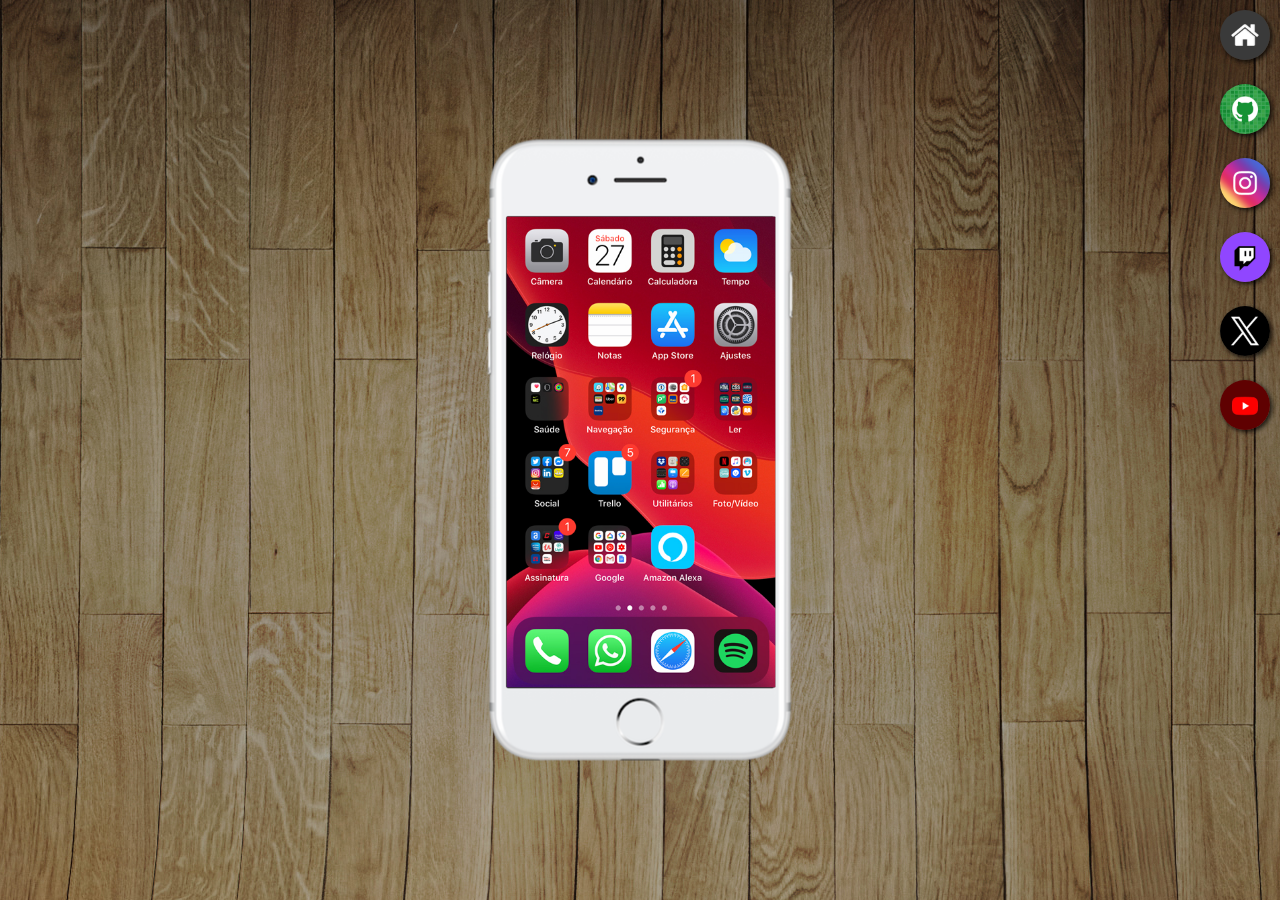
<file: index.html>
<!DOCTYPE html>
<html lang="pt-br">
<head>
    <meta charset="UTF-8">
    <meta name="viewport" content="width=device-width, initial-scale=1.0">
    <title>Projeto redes sociais</title>
    <link rel="shortcut icon" href="favicon.ico" type="image/x-icon">
    <link rel="stylesheet" href="styles/style.css">
</head>
<body>
    <main>
        <section id="telefone">
            <iframe src="home.html" name="tela" id="tela" frameborder="0">
                Seu navegador não é compativel com isso
            </iframe>
        </section>
        <section id="redes-sociais">
            <a href="home.html" target="tela"><img src="imagens/logo-home.jpg" alt=""></a> <br>
            <a href="github.html" target="tela"><img src="imagens/logo-github.jpg" alt=""></a> <br>
            <a href="instagram.html" target="tela"><img src="imagens/logo-instagram.jpg" alt=""></a> <br>
            <a href="twitch.html" target="tela"><img src="imagens/logo-twitch.png" alt=""></a> <br>
            <a href="x.html" target="tela"><img src="imagens/logo-x.jpg" alt=""></a> <br>
            <a href="youtube.html" target="tela"><img src="imagens/logo-youtube.jpg" alt=""></a>

        </section>
    </main>
</body>
</html>
</file>
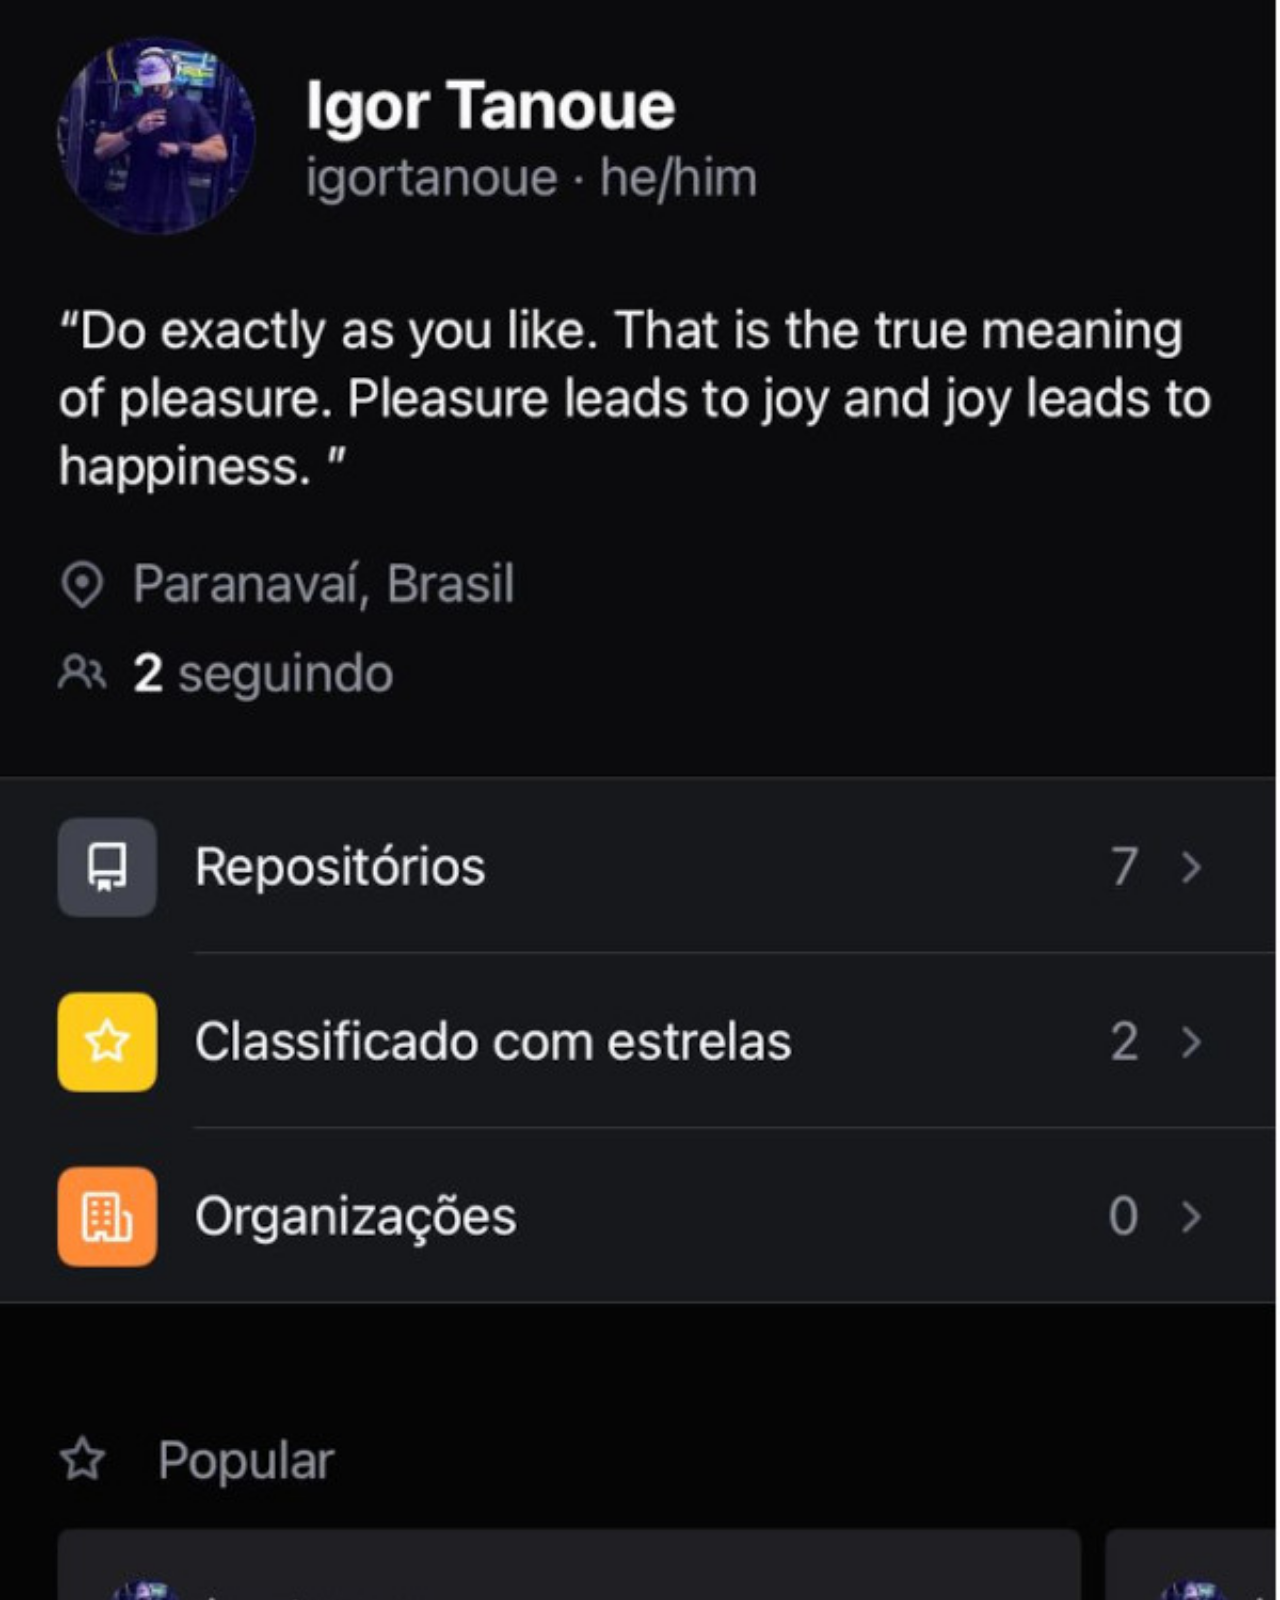
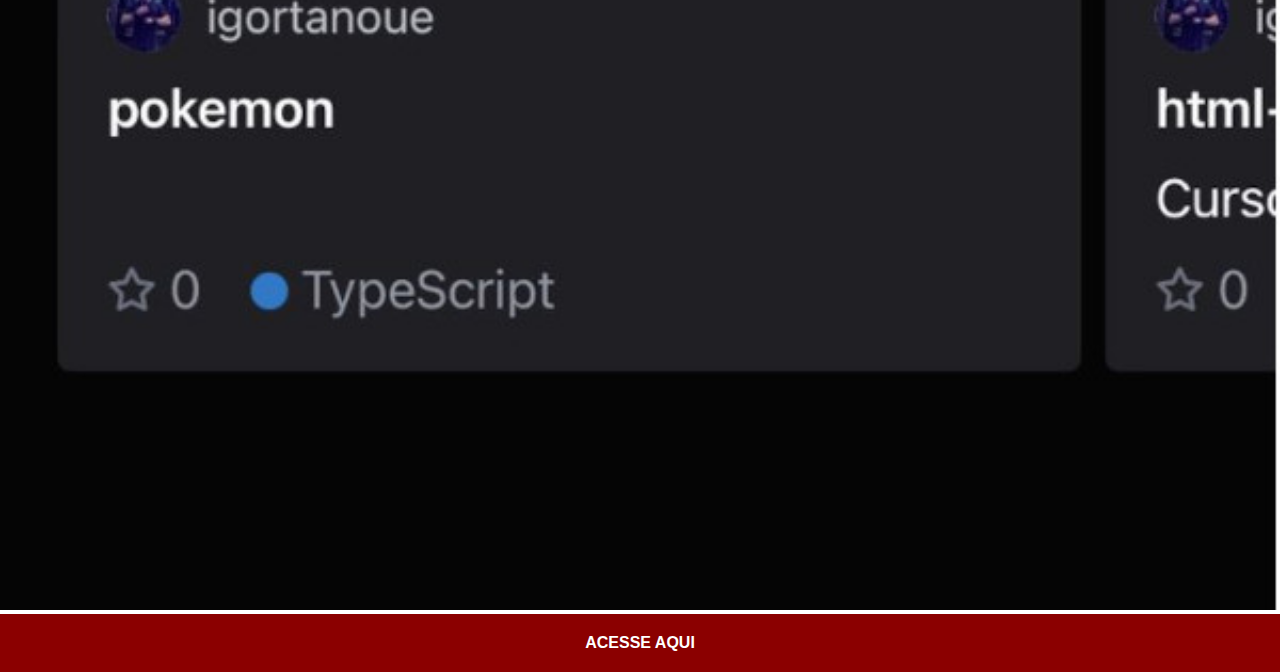
<file: github.html>
<!DOCTYPE html>
<html lang="pt-br">
<head>
    <meta charset="UTF-8">
    <meta name="viewport" content="width=device-width, initial-scale=1.0">
    <title>Document</title>
    <link rel="stylesheet" href="styles/social.css">
</head>
<body>
    <img src="imagens/telas-atualizadas/logo-github.jpg" alt="">
    <a href="https://github.com/igortanoue" target="_blank">ACESSE AQUI</a>
</body>
</html>
</file>
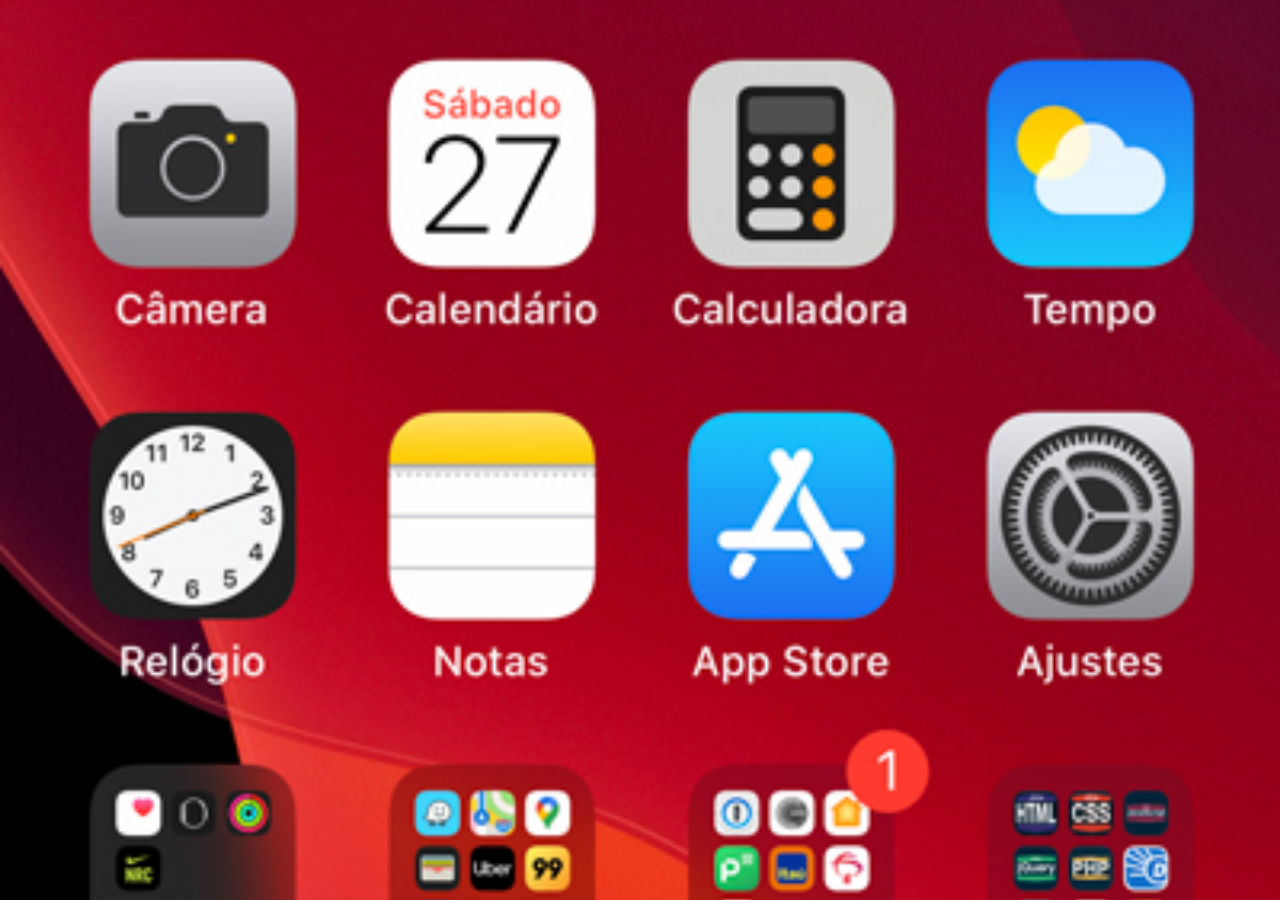
<file: home.html>
<!DOCTYPE html>
<html lang="pt-br">
<head>
    <meta charset="UTF-8">
    <meta name="viewport" content="width=device-width, initial-scale=1.0">
    <title>Home</title>
    <style>
        * {
            margin: 0px;
            padding: 0px;
        }

        body {
            width: 100vw;
            height: 100vh;
            background: black url(imagens/tela-home.jpg) no-repeat top center;
            background-size: cover;
        }
    </style>
</head>
<body>
    
</body>
</html>
</file>
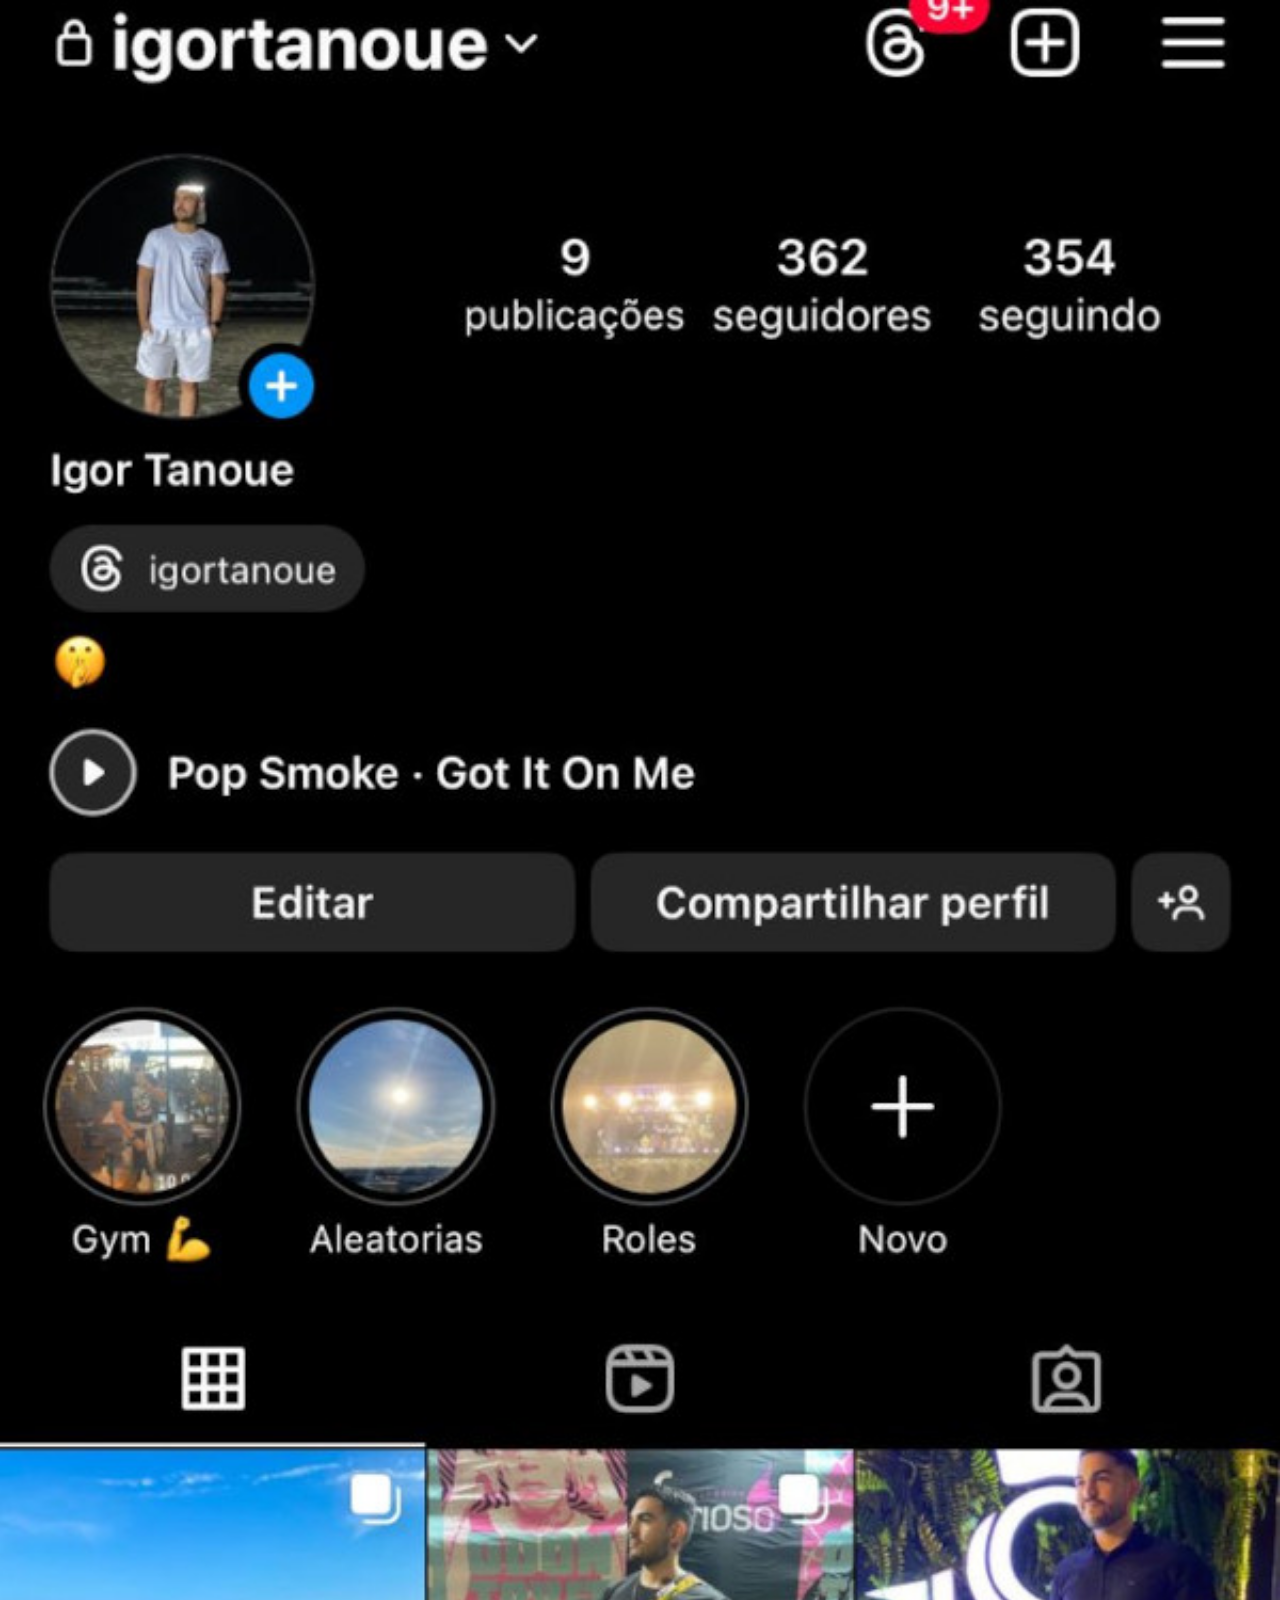
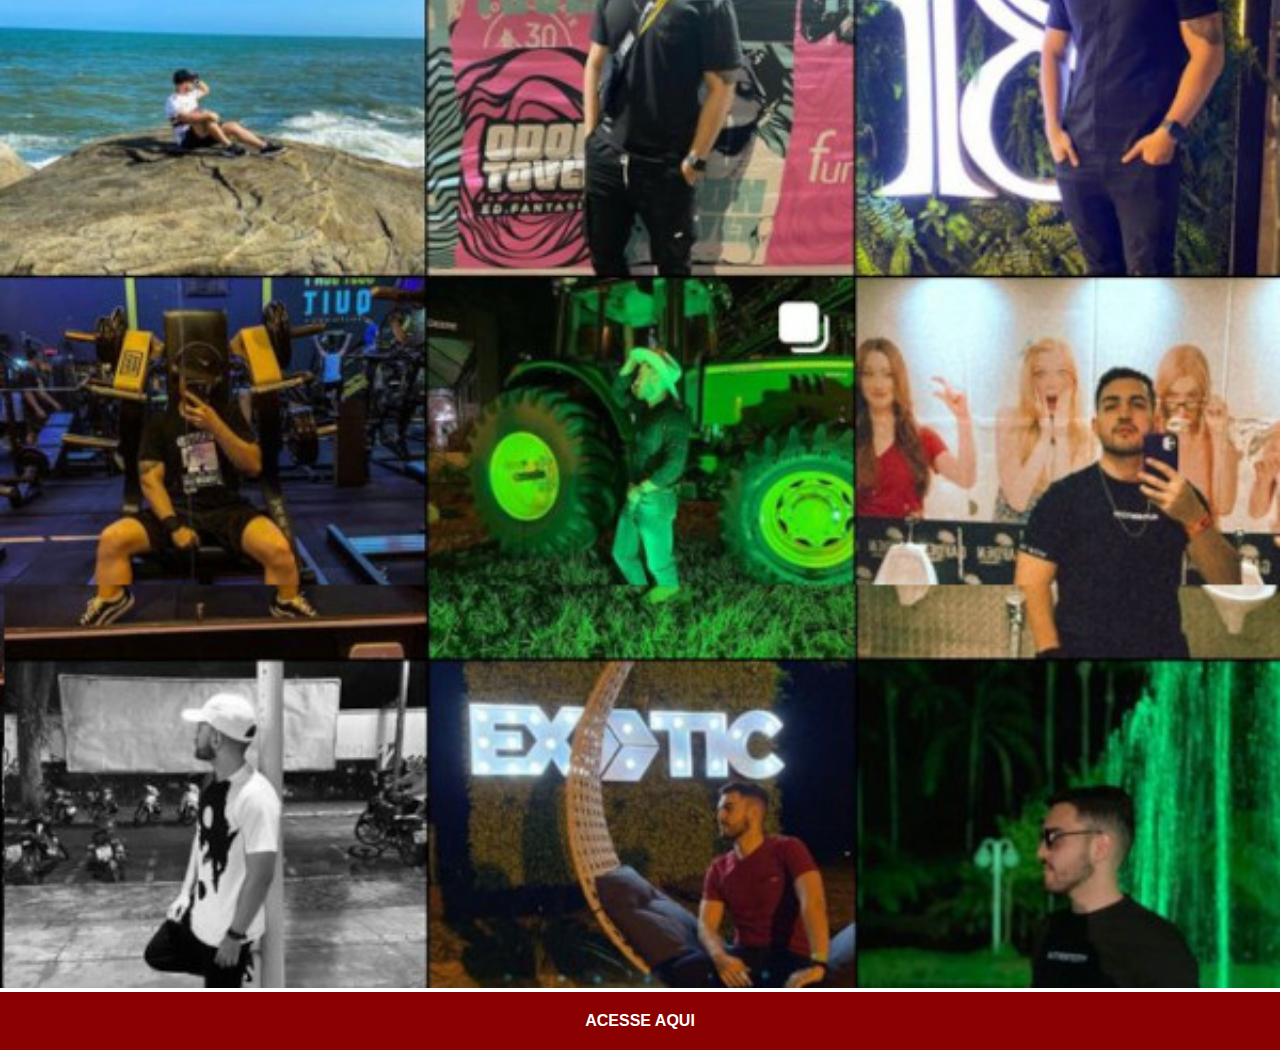
<file: instagram.html>
<!DOCTYPE html>
<html lang="pt-br">
<head>
    <meta charset="UTF-8">
    <meta name="viewport" content="width=device-width, initial-scale=1.0">
    <title>Instagram</title>
    <link rel="stylesheet" href="styles/social.css">
</head>
<body>
    <img src="imagens/telas-atualizadas/logo-instagram.jpg" alt="">
    <a href="https://www.instagram.com/igortanoue/" target="_blank">ACESSE AQUI</a>
</body>
</html>
</file>
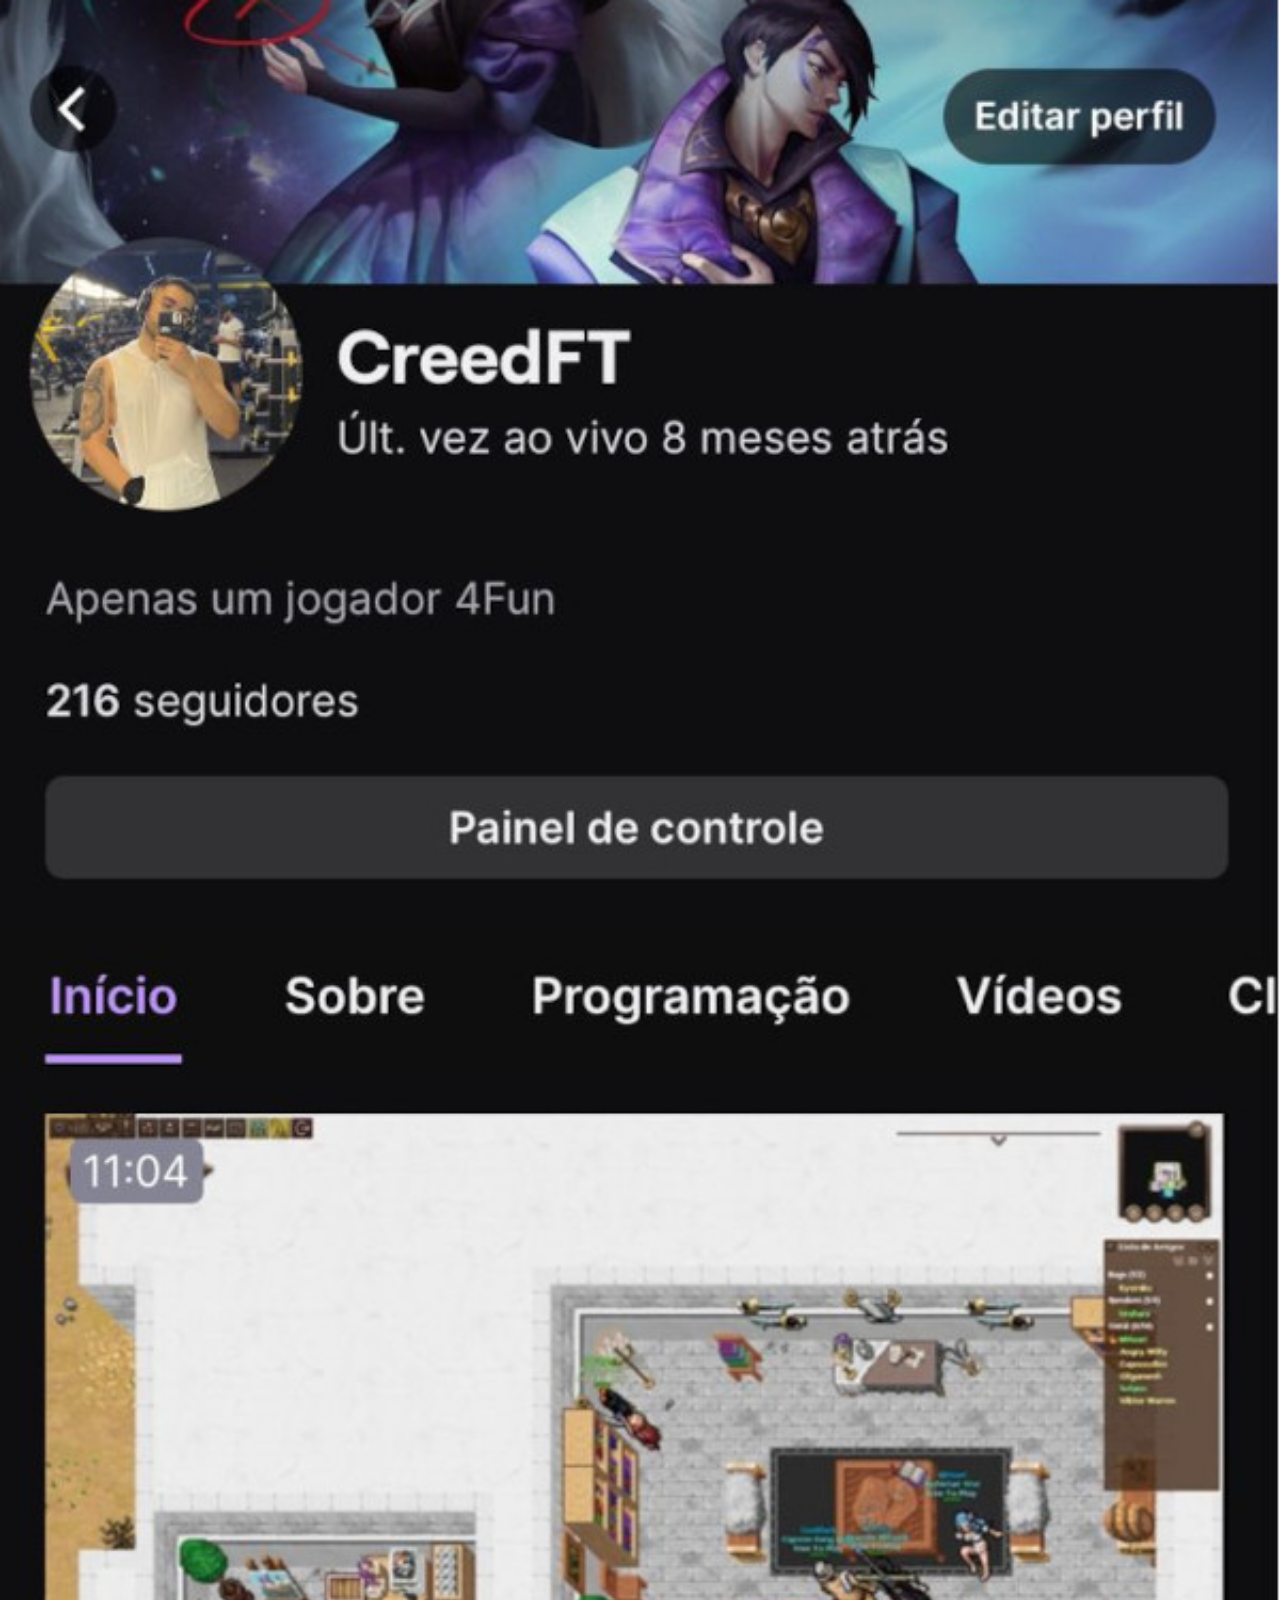
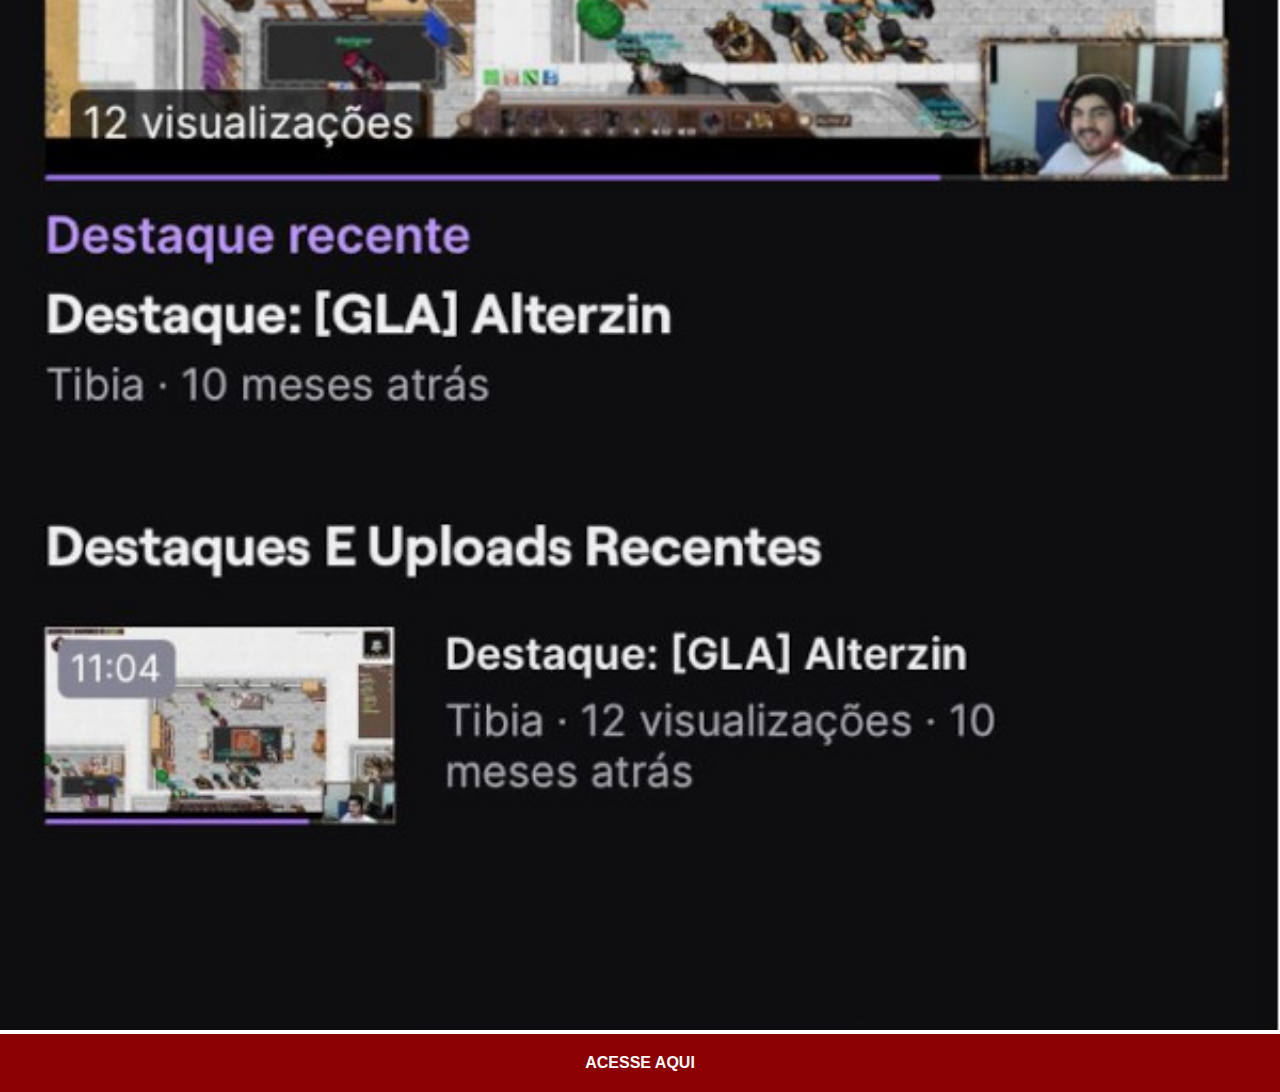
<file: twitch.html>
<!DOCTYPE html>
<html lang="pt-br">
<head>
    <meta charset="UTF-8">
    <meta name="viewport" content="width=device-width, initial-scale=1.0">
    <title>Twitch</title>
    <link rel="stylesheet" href="styles/social.css">
</head>
<body>
    <img src="imagens/telas-atualizadas/logo-twitch.jpg" alt="">
    <a href="https://www.twitch.tv/creedft" target="_blank">ACESSE AQUI</a>
</body>
</html>
</file>
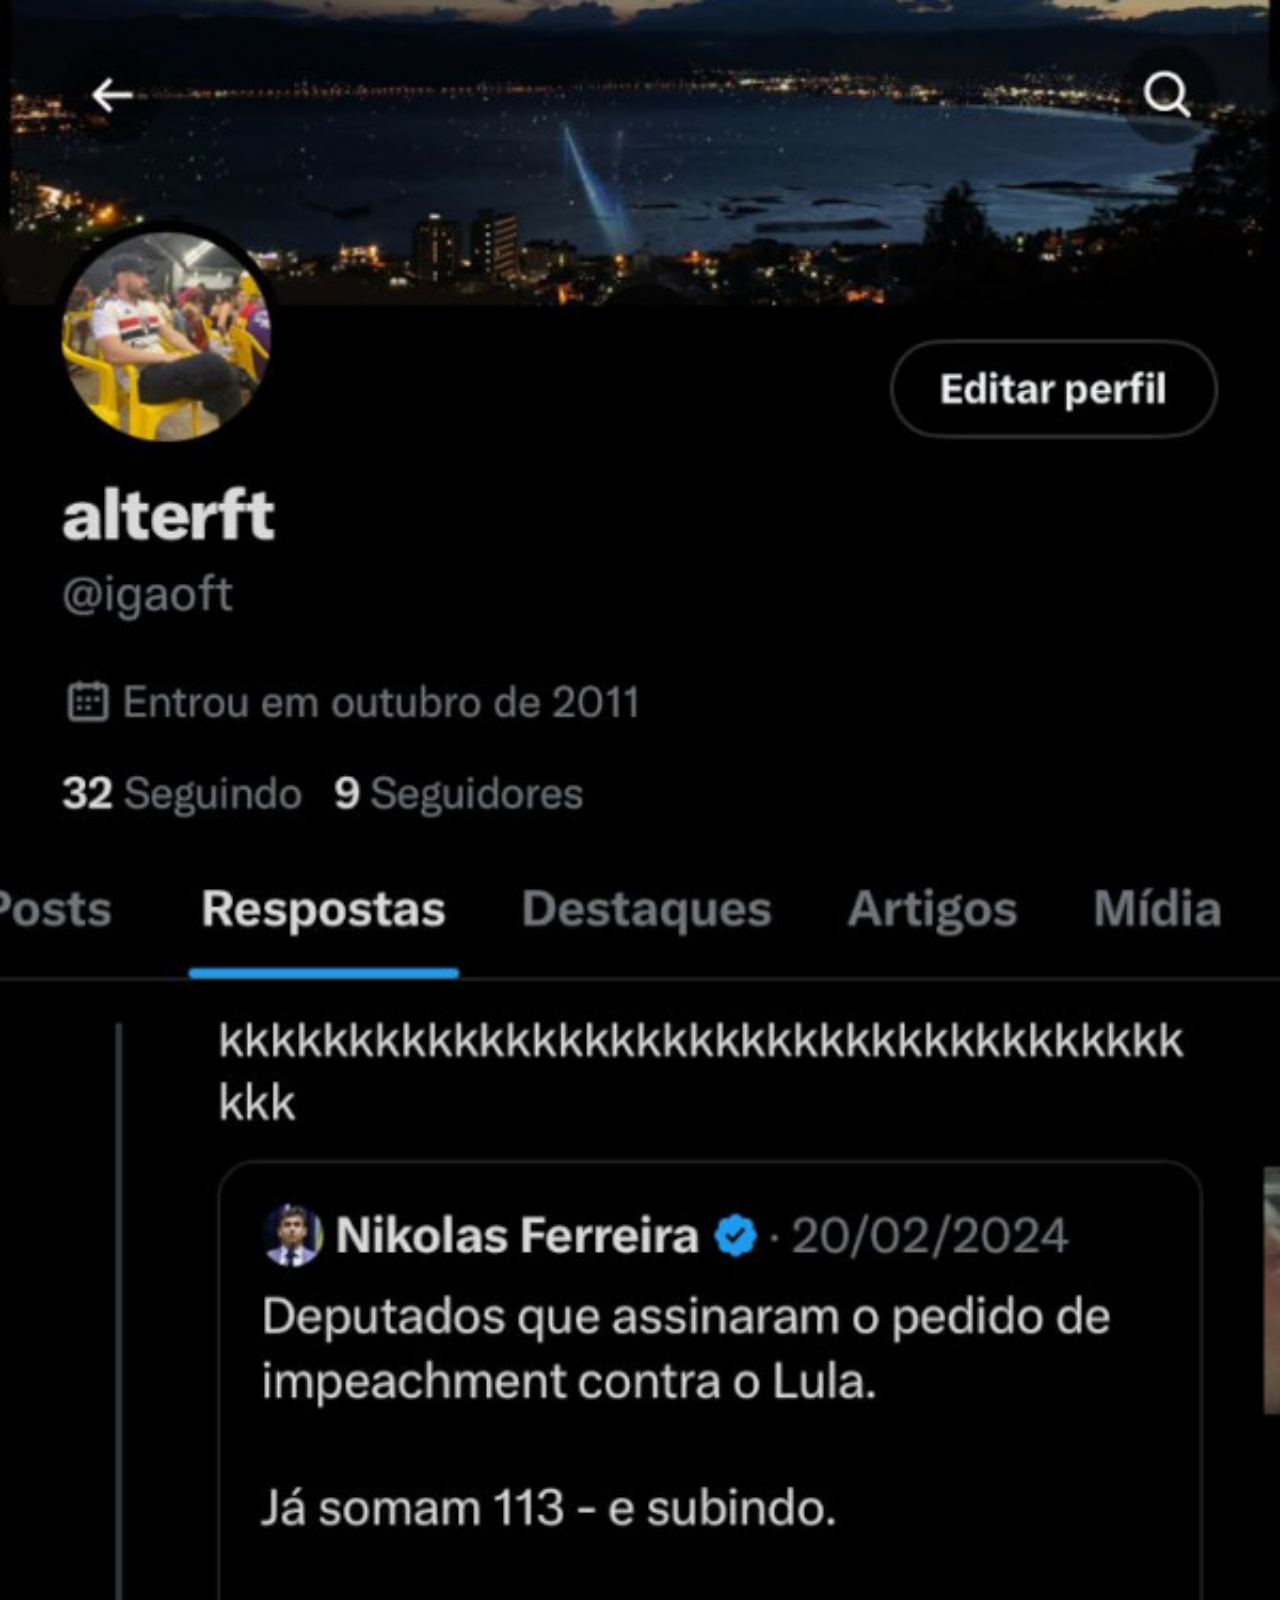
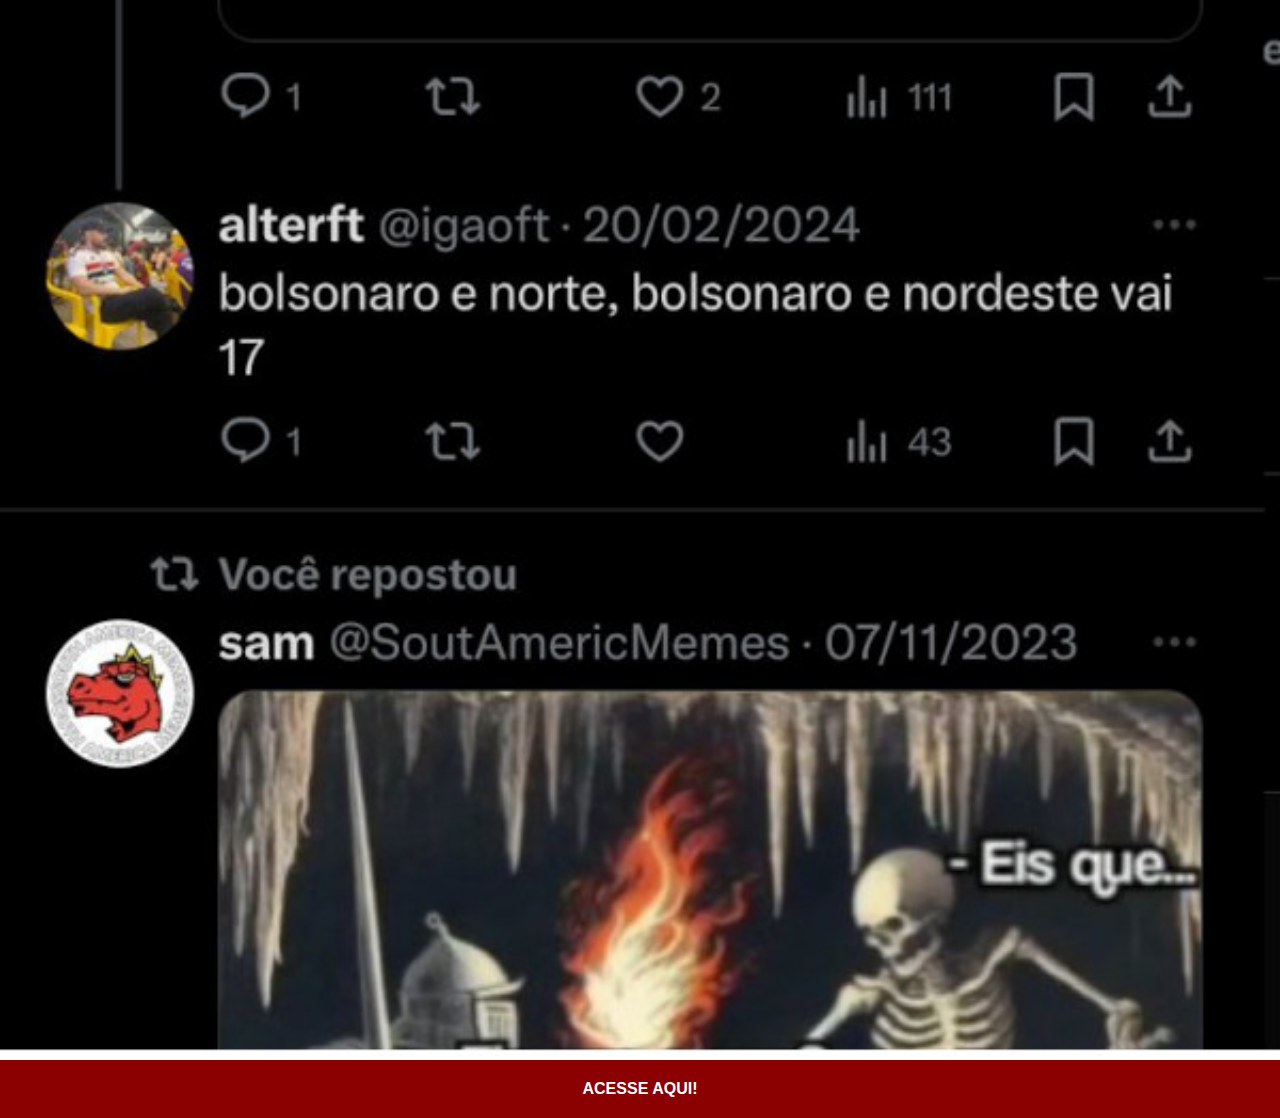
<file: x.html>
<!DOCTYPE html>
<html lang="en">
<head>
    <meta charset="UTF-8">
    <meta name="viewport" content="width=device-width, initial-scale=1.0">
    <title>X</title>
    <link rel="stylesheet" href="styles/social.css">
</head>
<body>
    <img src="imagens/telas-atualizadas/logo-x.jpg" alt="">
    <a href="https://twitter.com/igaoft" target="_blank">ACESSE AQUI!</a>
</body>
</html>
</file>
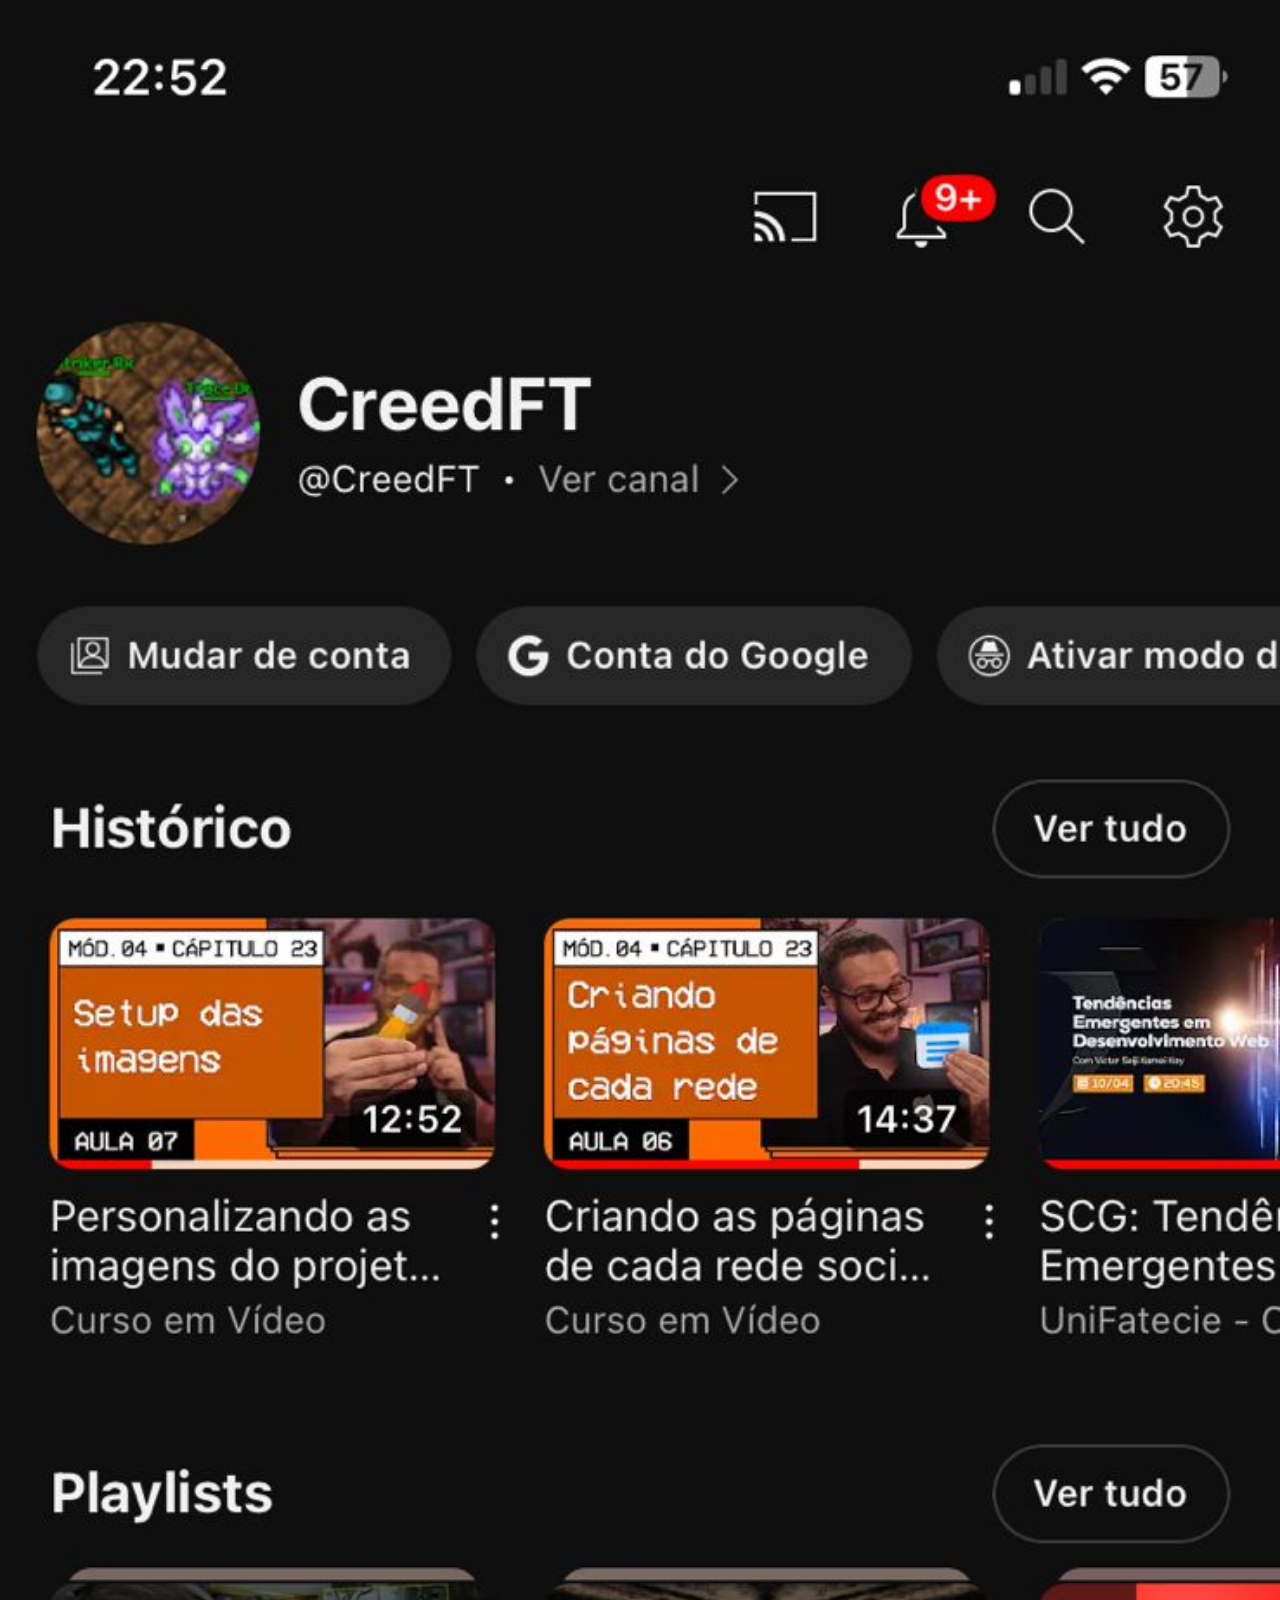
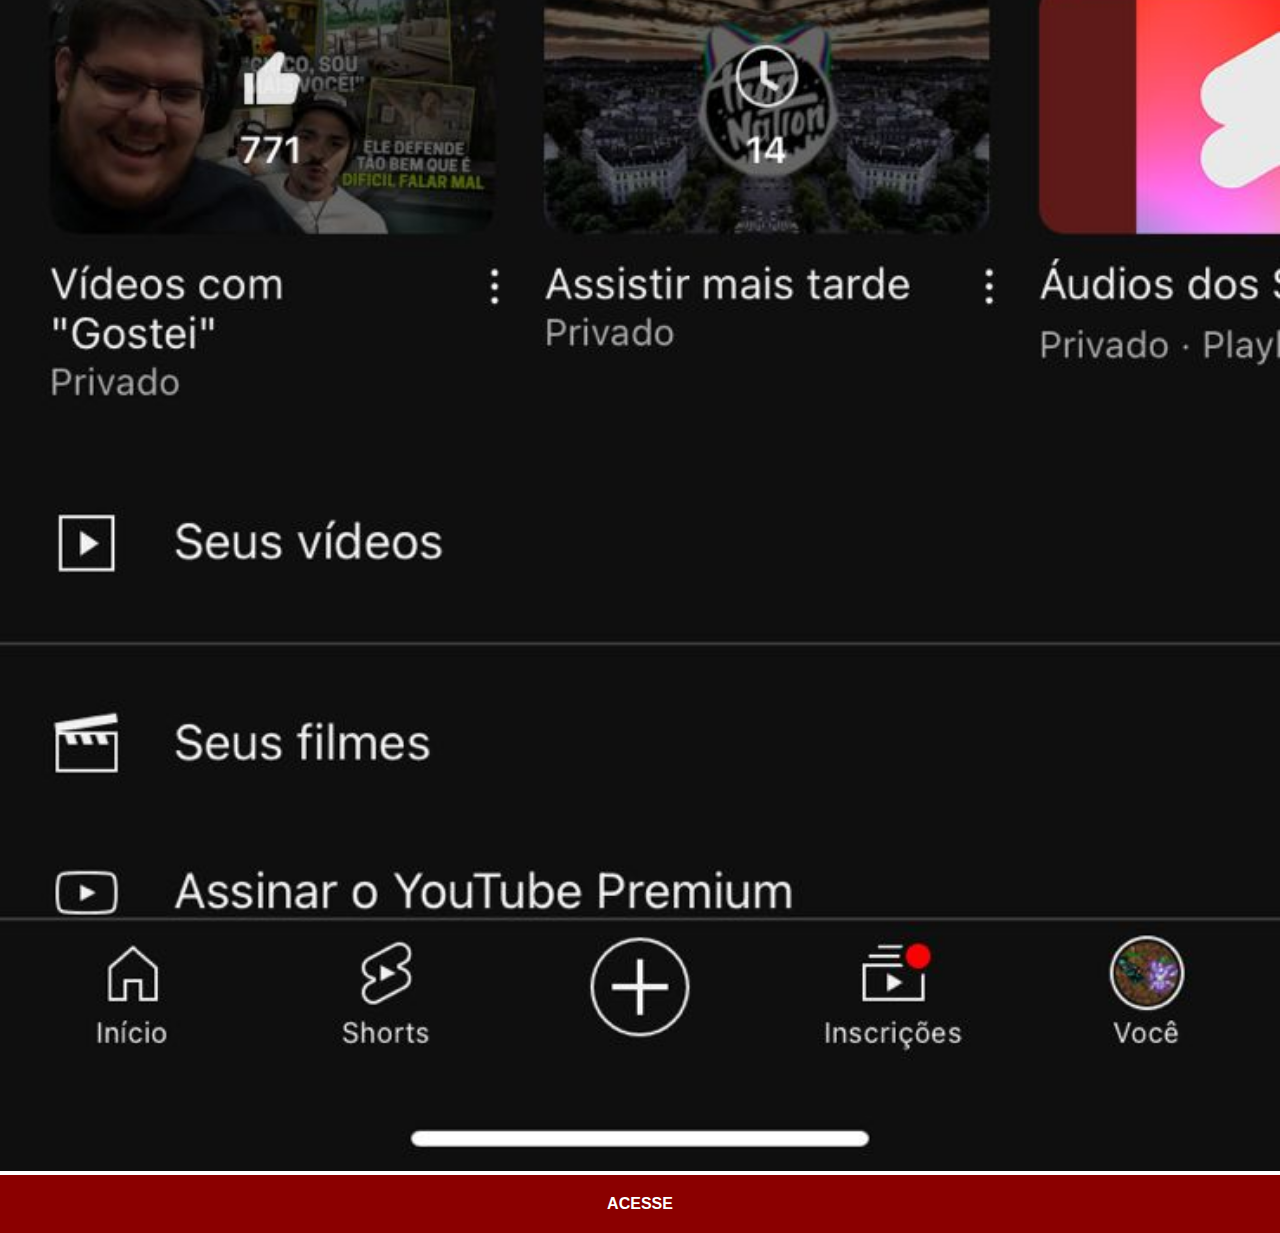
<file: youtube.html>
<!DOCTYPE html>
<html lang="pt-br">
<head>
    <meta charset="UTF-8">
    <meta name="viewport" content="width=device-width, initial-scale=1.0">
    <title>Youtube</title>
    <link rel="stylesheet" href="styles/social.css">
</head>
<body>
    <img src="imagens/telas-atualizadas/youtube.jpg" alt="Youtube">
    <a href="https://www.youtube.com/channel/UCf0rhkngEWngvbOug9wSz6Q" target="_blank">ACESSE</a>
</body>
</html>
</file>
<file: styles/style.css>
@charset "UTF-8";

* {
    margin: 0px;
    padding: 0px;
    font-family: Arial, Helvetica, sans-serif;
}

html, body {
    height: 100vh;
    width: 100vw;
    background-color: black;
}
body {
    background: url(../imagens/fundo-madeira.jpg) no-repeat top center;
    background: cover;
    background-attachment: fixed;

}
main {
    position: relative;
    height: 100vh;

   
}

section#telefone {
    position: absolute;
    top: 50%;
    left: 50%;
    transform: translate(-50%,-50%);

    height: 627px;
    width: 311px;
    background-color: blue;
    background: url('../imagens/frame-iphone.png') no-repeat;
}

iframe#tela {
    position: relative;
    top: 80px;
    left: 22px;
    width: 269px;
    height: 471px;
}
section#redes-sociais {
    text-align: right;
}
section#redes-sociais img {
    width: 50px;
    margin: 10px;
    border-radius: 50%;
    box-shadow: 2px 2px 5px rgba(0, 0, 0, 0.815);
    box-sizing: border-box;
}

section#redes-sociais img:hover {
    border: 2px solid rgba(255, 255, 255, 0.644);
    transform: translate(-3px,-3px);
    box-shadow: 5px 5px 10px rgba(0, 0, 0, 0.788);
    transition: transform 0.5s, border 1.5s;
}
</file>
<file: styles/social.css>
@charset "UTF-8";

* {
    margin: 0px;
    padding: 0px;
    font-family: Arial, Helvetica, sans-serif;
}

::-webkit-scrollbar {
    width: 0px;
    height: 0px;
}
img {
    width: 100vw;

}
a {
    display: block;
    background-color: darkred;
    color: white;
    padding: 20px;
    text-align: center;
    font-weight: bolder;
    text-decoration: none;
}
a:hover {
    background-color: red;
}
</file>
